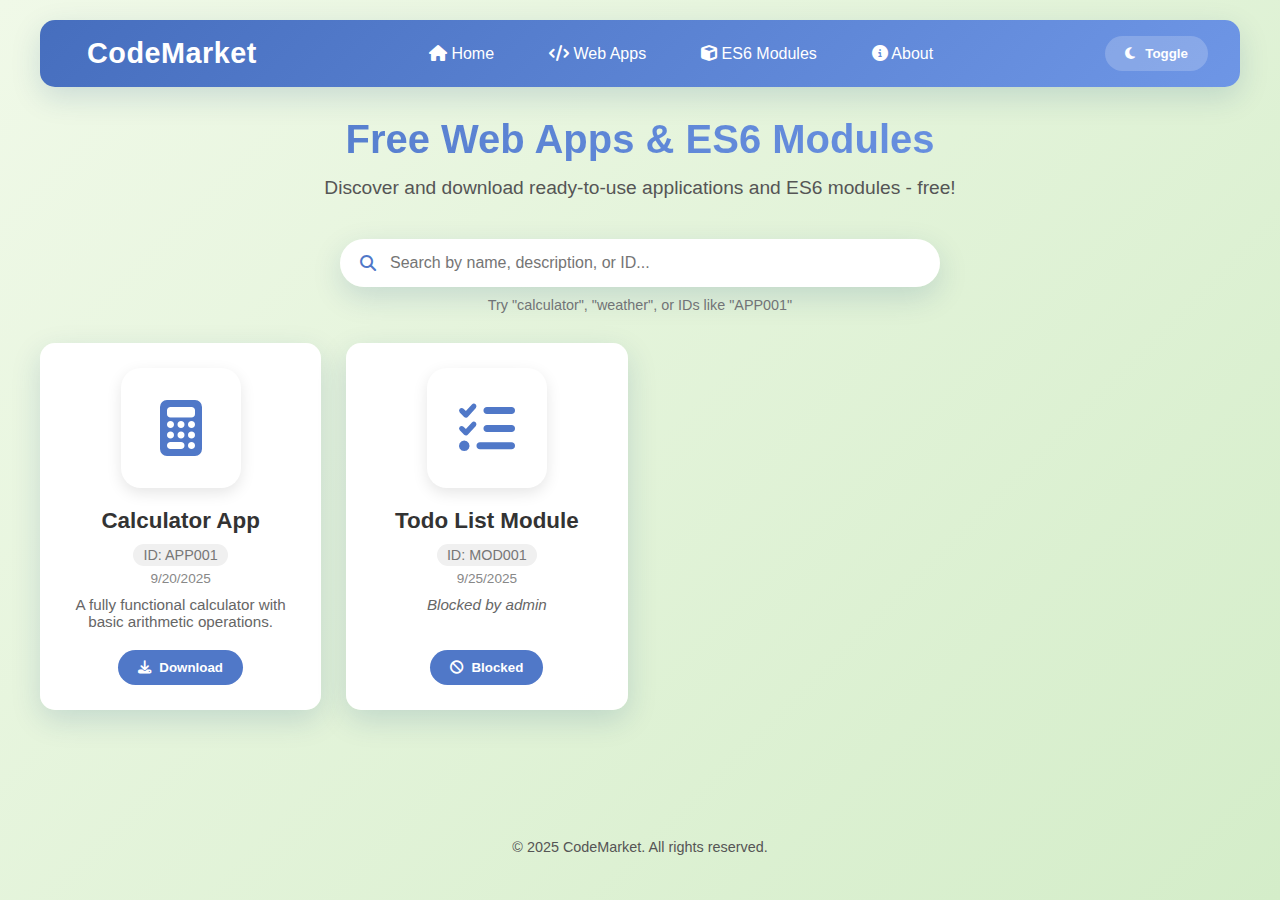
<file: index.html>
<!DOCTYPE html>
<html lang="en">
<head>
  <meta charset="UTF-8">
  <meta name="viewport" content="width=device-width, initial-scale=1.0">
  <title>CodeMarket - Free Web Apps & ES6 Modules</title>
  <link rel="stylesheet" href="style.css">
  <link rel="stylesheet" href="https://cdnjs.cloudflare.com/ajax/libs/font-awesome/6.4.0/css/all.min.css">
</head>
<body>
  <div class="container">
    <!-- Navigation -->
    <nav class="dashboardNav">
      <div class="logo">
        <div class="animated-symbol"></div>
        <h1>CodeMarket</h1>
      </div>
      <div class="nav-links">
        <a href="#"><i class="fas fa-home"></i> Home</a>
        <a href="#"><i class="fas fa-code"></i> Web Apps</a>
        <a href="#"><i class="fas fa-cube"></i> ES6 Modules</a>
        <a href="#"><i class="fas fa-info-circle"></i> About</a>
      </div>
      <button class="theme-toggle"><i class="fas fa-moon"></i><span>Toggle</span></button>
      <button class="mobile-toggle"><i class="fas fa-bars"></i></button>
    </nav>

    <!-- Header -->
    <header class="dashboard-header">
      <h2>Free Web Apps & ES6 Modules</h2>
      <p>Discover and download ready-to-use applications and ES6 modules - free!</p>
    </header>

    <!-- Search -->
    <section class="search-section">
      <div class="search-container">
        <i class="fas fa-search search-icon"></i>
        <input type="text" class="search-input" placeholder="Search by name, description, or ID...">
      </div>
      <div class="search-hint">Try "calculator", "weather", or IDs like "APP001"</div>
    </section>

    <!-- Products -->
    <div class="products-grid" id="products-grid"></div>
  </div>

  <!-- Download Modal -->
  <div class="download-modal">
    <div class="download-content">
      <div class="download-header">
        <div class="download-icon"><i class="fas fa-download"></i></div>
        <h3 class="download-title">Download Ready</h3>
        <p class="download-text">Your download will begin shortly.</p>
      </div>
      <div class="download-actions">
        <button class="download-btn-modal">Download Now</button>
        <button class="close-download">Close</button>
      </div>
    </div>
  </div>

  <footer>
    <p>© 2025 CodeMarket. All rights reserved.</p>
  </footer>

  <script type="module" src="app.js"></script>
</body>
</html>
</file>
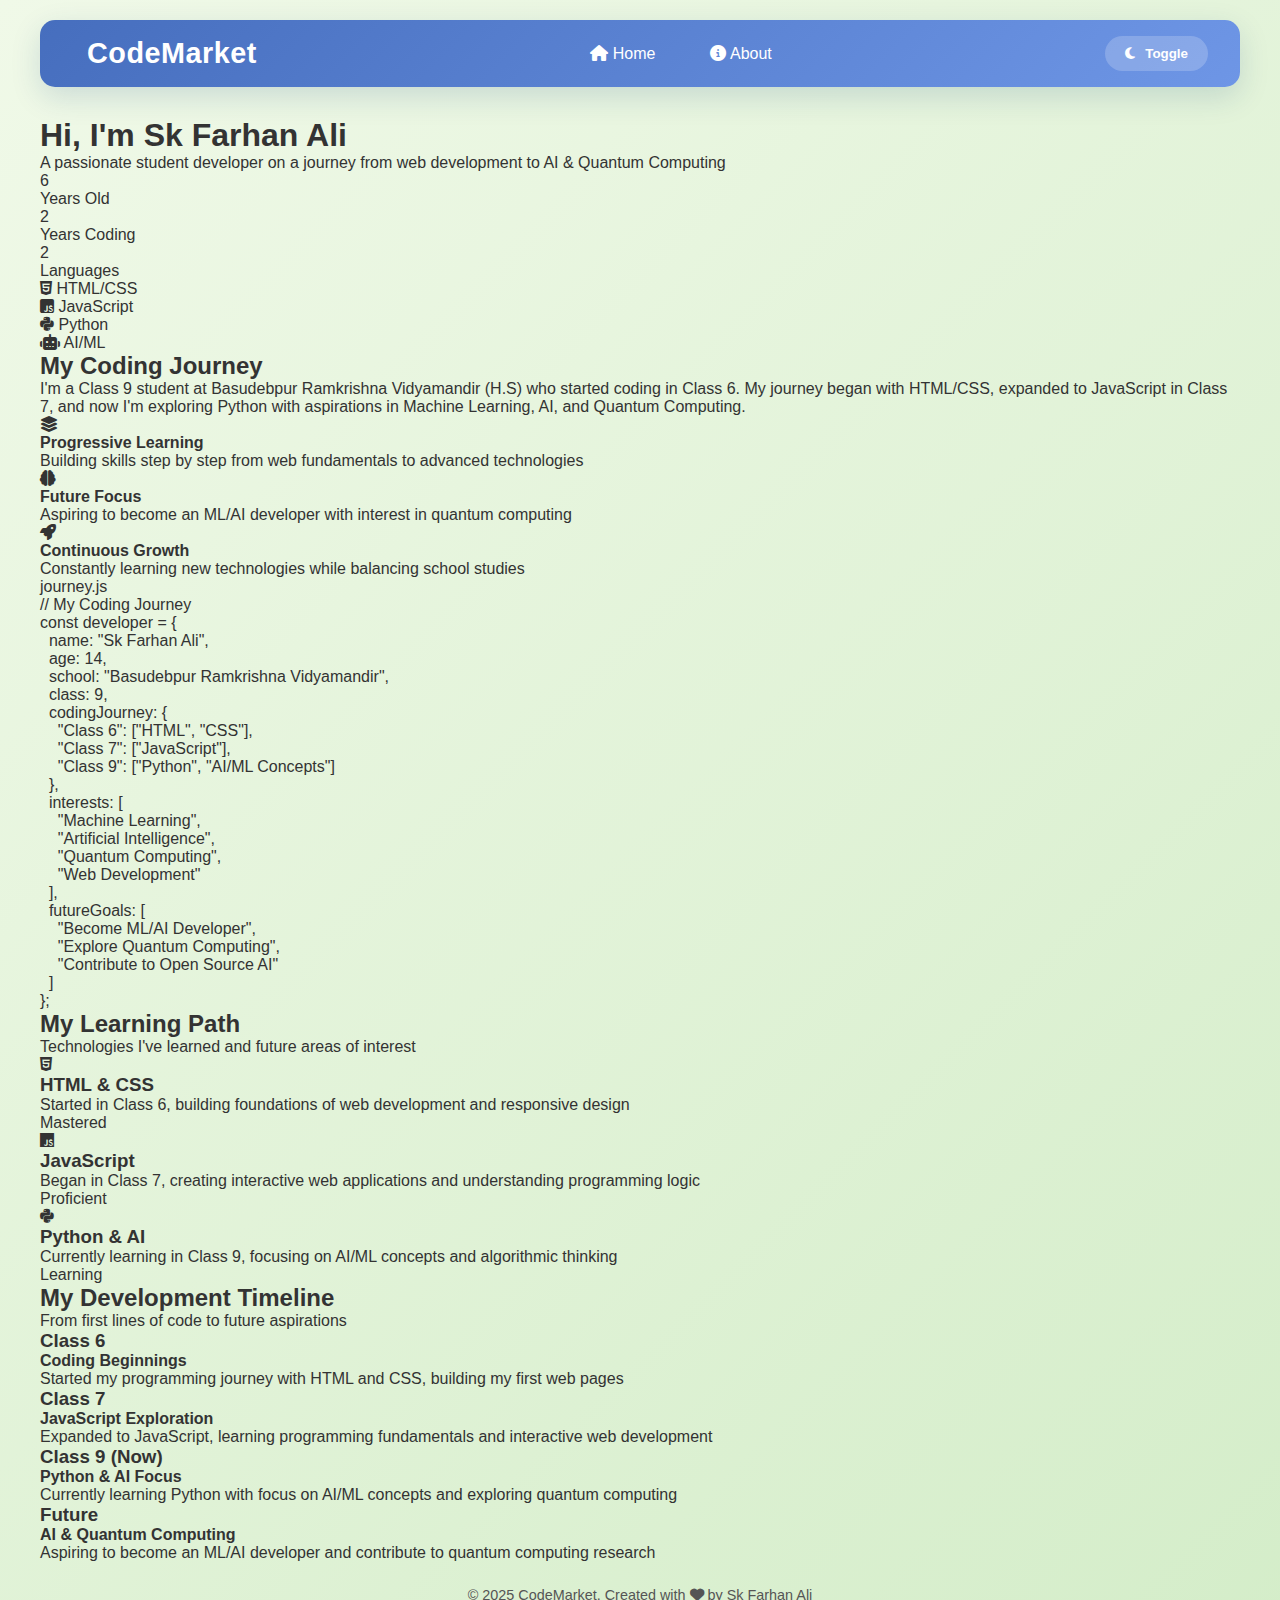
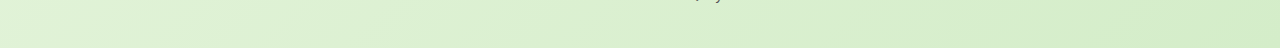
<file: about.html>
<!DOCTYPE html>
<html lang="en">
<head>
  <meta charset="UTF-8">
  <meta name="viewport" content="width=device-width, initial-scale=1.0">
  <title>About - CodeMarket</title>
  <link rel="stylesheet" href="style.css">
  <link rel="stylesheet" href="https://cdnjs.cloudflare.com/ajax/libs/font-awesome/6.4.0/css/all.min.css">
</head>
<body>
  <div class="container">
    <!-- Navigation -->
    <nav class="dashboardNav">
      <div class="logo">
        <div class="animated-symbol"></div>
        <h1>CodeMarket</h1>
      </div>
      <div class="nav-links">
        <a href="index.html"><i class="fas fa-home"></i> Home</a>
        <a href="about.html"><i class="fas fa-info-circle"></i> About</a>
      </div>
      <button class="theme-toggle"><i class="fas fa-moon"></i><span>Toggle</span></button>
      <button class="mobile-toggle"><i class="fas fa-bars"></i></button>
    </nav>

    <!-- Hero Section -->
    <section class="about-hero">
      <div class="hero-content">
        <div class="hero-text">
          <h1 class="hero-title">Hi, I'm <span class="gradient-text">Sk Farhan Ali</span></h1>
          <p class="hero-subtitle">A passionate student developer on a journey from web development to AI & Quantum Computing</p>
          <div class="hero-stats">
            <div class="stat-item">
              <div class="stat-value" data-count="14">0</div>
              <div class="stat-label">Years Old</div>
            </div>
            <div class="stat-item">
              <div class="stat-value" data-count="3">0</div>
              <div class="stat-label">Years Coding</div>
            </div>
            <div class="stat-item">
              <div class="stat-value" data-count="4">0</div>
              <div class="stat-label">Languages</div>
            </div>
          </div>
        </div>
        <div class="hero-visual">
          <div class="floating-card card-1">
            <i class="fab fa-html5"></i>
            <span>HTML/CSS</span>
          </div>
          <div class="floating-card card-2">
            <i class="fab fa-js-square"></i>
            <span>JavaScript</span>
          </div>
          <div class="floating-card card-3">
            <i class="fab fa-python"></i>
            <span>Python</span>
          </div>
          <div class="floating-card card-4">
            <i class="fas fa-robot"></i>
            <span>AI/ML</span>
          </div>
          <div class="code-orb"></div>
        </div>
      </div>
    </section>

    <!-- Mission Section -->
    <section class="mission-section">
      <div class="mission-grid">
        <div class="mission-content">
          <h2>My <span class="accent-text">Coding Journey</span></h2>
          <p>I'm a Class 9 student at Basudebpur Ramkrishna Vidyamandir (H.S) who started coding in Class 6. My journey began with HTML/CSS, expanded to JavaScript in Class 7, and now I'm exploring Python with aspirations in Machine Learning, AI, and Quantum Computing.</p>
          <div class="mission-points">
            <div class="point">
              <i class="fas fa-layer-group"></i>
              <div>
                <h4>Progressive Learning</h4>
                <p>Building skills step by step from web fundamentals to advanced technologies</p>
              </div>
            </div>
            <div class="point">
              <i class="fas fa-brain"></i>
              <div>
                <h4>Future Focus</h4>
                <p>Aspiring to become an ML/AI developer with interest in quantum computing</p>
              </div>
            </div>
            <div class="point">
              <i class="fas fa-rocket"></i>
              <div>
                <h4>Continuous Growth</h4>
                <p>Constantly learning new technologies while balancing school studies</p>
              </div>
            </div>
          </div>
        </div>
        <div class="mission-visual">
          <div class="code-window">
            <div class="window-header">
              <div class="window-controls">
                <span></span>
                <span></span>
                <span></span>
              </div>
              <span class="window-title">journey.js</span>
            </div>
            <div class="window-content">
              <pre><code>// My Coding Journey
const developer = {
  name: "Sk Farhan Ali",
  age: 14,
  school: "Basudebpur Ramkrishna Vidyamandir",
  class: 9,
  codingJourney: {
    "Class 6": ["HTML", "CSS"],
    "Class 7": ["JavaScript"],
    "Class 9": ["Python", "AI/ML Concepts"]
  },
  interests: [
    "Machine Learning",
    "Artificial Intelligence", 
    "Quantum Computing",
    "Web Development"
  ],
  futureGoals: [
    "Become ML/AI Developer",
    "Explore Quantum Computing",
    "Contribute to Open Source AI"
  ]
};</code></pre>
            </div>
          </div>
        </div>
      </div>
    </section>

    <!-- Skills Showcase -->
    <section class="features-showcase">
      <div class="section-header">
        <h2>My <span class="accent-text">Learning Path</span></h2>
        <p>Technologies I've learned and future areas of interest</p>
      </div>
      <div class="features-grid">
        <div class="feature-card">
          <div class="feature-icon">
            <div class="icon-bg"></div>
            <i class="fab fa-html5"></i>
          </div>
          <h3>HTML & CSS</h3>
          <p>Started in Class 6, building foundations of web development and responsive design</p>
          <div class="feature-badge">Mastered</div>
        </div>
        <div class="feature-card">
          <div class="feature-icon">
            <div class="icon-bg"></div>
            <i class="fab fa-js"></i>
          </div>
          <h3>JavaScript</h3>
          <p>Began in Class 7, creating interactive web applications and understanding programming logic</p>
          <div class="feature-badge">Proficient</div>
        </div>
        <div class="feature-card">
          <div class="feature-icon">
            <div class="icon-bg"></div>
            <i class="fab fa-python"></i>
          </div>
          <h3>Python & AI</h3>
          <p>Currently learning in Class 9, focusing on AI/ML concepts and algorithmic thinking</p>
          <div class="feature-badge">Learning</div>
        </div>
      </div>
    </section>

    <!-- Timeline -->
    <section class="timeline-section">
      <div class="section-header">
        <h2>My <span class="accent-text">Development Timeline</span></h2>
        <p>From first lines of code to future aspirations</p>
      </div>
      <div class="timeline">
        <div class="timeline-item">
          <div class="timeline-marker"></div>
          <div class="timeline-content">
            <h3>Class 6</h3>
            <h4>Coding Beginnings</h4>
            <p>Started my programming journey with HTML and CSS, building my first web pages</p>
          </div>
        </div>
        <div class="timeline-item">
          <div class="timeline-marker"></div>
          <div class="timeline-content">
            <h3>Class 7</h3>
            <h4>JavaScript Exploration</h4>
            <p>Expanded to JavaScript, learning programming fundamentals and interactive web development</p>
          </div>
        </div>
        <div class="timeline-item">
          <div class="timeline-marker"></div>
          <div class="timeline-content">
            <h3>Class 9 (Now)</h3>
            <h4>Python & AI Focus</h4>
            <p>Currently learning Python with focus on AI/ML concepts and exploring quantum computing</p>
          </div>
        </div>
        <div class="timeline-item">
          <div class="timeline-marker"></div>
          <div class="timeline-content">
            <h3>Future</h3>
            <h4>AI & Quantum Computing</h4>
            <p>Aspiring to become an ML/AI developer and contribute to quantum computing research</p>
          </div>
        </div>
      </div>
    </section>

    <!-- Future Vision Section -->
    <!--<section class="mission-section" style="background: linear-gradient(135deg, rgba(74, 144, 226, 0.1) 0%, rgba(110, 150, 230, 0.05) 100%);">
      <div class="mission-grid">
        <div class="mission-content">
          <h2>Future <span class="accent-text">Vision</span></h2>
          <p>My passion lies at the intersection of artificial intelligence and quantum computing. I believe these technologies will shape our future, and I'm preparing myself to be part of that transformation.</p>
          <div class="mission-points">
            <div class="point">
              <i class="fas fa-robot"></i>
              <div>
                <h4>Machine Learning & AI</h4>
                <p>Building intelligent systems that can learn, adapt, and solve complex problems</p>
              </div>
            </div>
            <div class="point">
              <i class="fas fa-atom"></i>
              <div>
                <h4>Quantum Computing</h4>
                <p>Exploring the next frontier of computation that could revolutionize technology</p>
              </div>
            </div>
            <div class="point">
              <i class="fas fa-graduation-cap"></i>
              <div>
                <h4>Continuous Learning</h4>
                <p>Planning to pursue advanced studies in computer science and quantum technologies</p>
              </div>
            </div>
          </div>
        </div>
        <div class="mission-visual">
          <div class="code-window">
            <div class="window-header">
              <div class="window-controls">
                <span></span>
                <span></span>
                <span></span>
              </div>
              <span class="window-title">future_vision.py</span>
            </div>
            <div class="window-content">
              <pre><code># My Future in Technology
class FutureVision:
    def __init__(self):
        self.interests = [
            "Machine Learning",
            "Artificial Intelligence", 
            "Quantum Computing",
            "Neural Networks"
        ]
        
        self.goals = [
            "Master Python for Data Science",
            "Learn ML frameworks (TensorFlow, PyTorch)",
            "Understand quantum algorithms",
            "Contribute to AI research"
        ]
    
    def roadmap(self):
        return {
            "Short-term": "Build strong foundation in Python & Math",
            "Medium-term": "Learn ML concepts and build projects", 
            "Long-term": "Pursue advanced studies in AI/Quantum"
        }

vision = FutureVision()
print(vision.roadmap())</code></pre>
            </div>
          </div>
        </div>
      </div>
    </section>-->

    <!-- CTA Section -->
    <!--<section class="cta-section">
      <div class="cta-content">
        <h2>Want to <span class="gradient-text">Connect</span>?</h2>
        <p>I'm always excited to discuss coding, AI, quantum computing, or collaborate on interesting projects</p>
        <div class="cta-buttons">
          <a href="index.html" class="cta-btn primary">
            <i class="fas fa-code"></i>
            Explore My Code
          </a>
          <a href="mailto:your-email@example.com" class="cta-btn secondary">
            <i class="fas fa-envelope"></i>
            Discuss Tech
          </a>
        </div>
      </div>
    </section>
  </div>-->

  <footer>
    <p>© 2025 CodeMarket. Created with <i class="fas fa-heart"></i> by Sk Farhan Ali</p>
  </footer>

  <!-- Common JavaScript for theme and mobile menu -->
  <script>
    // Theme toggle functionality
    const themeToggle = document.querySelector('.theme-toggle');
    const mobileToggle = document.querySelector('.mobile-toggle');
    const navLinks = document.querySelector('.nav-links');

    // Mobile menu toggle
    mobileToggle.addEventListener('click', () => {
      navLinks.classList.toggle('active');
    });

    // Theme toggle
    themeToggle.addEventListener('click', () => {
      document.body.classList.toggle('alt');
      const icon = themeToggle.querySelector('i');
      if (document.body.classList.contains('alt')) {
        icon.className = 'fas fa-sun';
      } else {
        icon.className = 'fas fa-moon';
      }
    });

    // Animated counter
    function animateCounter() {
      const counters = document.querySelectorAll('.stat-value');
      counters.forEach(counter => {
        const target = +counter.getAttribute('data-count');
        const duration = 2000;
        const step = target / (duration / 16);
        let current = 0;
        
        const updateCounter = () => {
          current += step;
          if (current < target) {
            counter.textContent = Math.ceil(current);
            requestAnimationFrame(updateCounter);
          } else {
            counter.textContent = target;
          }
        };
        
        updateCounter();
      });
    }

    // Initialize when page loads
    window.addEventListener('load', animateCounter);
  </script>
</body>
</html>
</file>
<file: style.css>
/* ================================
           Root Variables & Theme Colors
        ================================ */
        :root {
            --primary-light: rgba(245, 251, 240, 1);
            --primary-dark: rgba(20, 20, 30);
            --accent-light: rgb(80, 120, 200);
            --accent-light-secondary: rgb(110, 150, 230);
            --accent-dark: rgb(110, 150, 230);
            --nav-light: linear-gradient(135deg, rgb(70, 110, 190) 0%, rgb(110, 150, 230) 100%);
            --nav-dark: linear-gradient(135deg, #0f2027 0%, #203a43 50%, #2c5364 100%);
            --card-light: rgba(255, 255, 255, 0.98);
            --card-dark: rgba(30, 30, 45, 0.95);
            --text-light: #333;
            --text-dark: #f0f0f0;
            --shadow-light: 0 10px 30px rgba(0, 60, 120, 0.15);
            --shadow-dark: 0 10px 30px rgba(0, 0, 0, 0.3);
            --transition: all 0.5s cubic-bezier(0.25, 0.8, 0.25, 1);
        }

        /* ================================
           Reset & Base Styles
        ================================ */
        * {
            margin: 0;
            padding: 0;
            box-sizing: border-box;
            font-family: 'Segoe UI', Tahoma, Geneva, Verdana, sans-serif;
        }

        body {
            background: linear-gradient(135deg, #f0f9e8 0%, #d4edc9 100%);
            color: var(--text-light);
            transition: var(--transition);
            min-height: 100vh;
            padding: 20px;
            display: flex;
            flex-direction: column;
            align-items: center;
        }

        body.alt {
            background: linear-gradient(135deg, #0f2027 0%, #203a43 50%, #2c5364 100%);
            color: var(--text-dark);
        }

        .container {
            width: 100%;
            max-width: 1200px;
            margin: 0 auto;
        }

        /* ================================
           Navigation - Fixed Version
        ================================ */
        .dashboardNav {
            width: 100%;
            background: var(--nav-light);
            border-radius: 15px;
            box-shadow: var(--shadow-light);
            padding: 1rem 2rem;
            display: flex;
            justify-content: space-between;
            align-items: center;
            margin-bottom: 30px;
            transition: var(--transition);
            position: relative;
        }

        body.alt .dashboardNav {
            background: var(--nav-dark);
            box-shadow: var(--shadow-dark);
        }

        /* Logo */
        .logo {
            display: flex;
            align-items: center;
            gap: 15px;
            cursor: pointer;
            z-index: 101;
        }

        .logo h1 {
            font-size: 1.8rem;
            font-weight: 700;
            letter-spacing: 0.5px;
            color: white;
        }

        .logo i {
            font-size: 1.8rem;
            transition: transform 0.3s ease;
            color: white;
        }

        .logo:hover i {
            transform: rotate(20deg);
        }

        /* Nav Links */
        .nav-links {
            display: flex;
            gap: 25px;
            align-items: center;
        }

        .nav-links a {
            color: white;
            text-decoration: none;
            font-weight: 500;
            padding: 8px 15px;
            border-radius: 8px;
            transition: var(--transition);
        }

        .nav-links a:hover {
            background: rgba(255, 255, 255, 0.2);
        }

        /* Theme Toggle */
        .theme-toggle {
            background: rgba(255, 255, 255, 0.2);
            border: none;
            color: white;
            padding: 10px 20px;
            border-radius: 50px;
            cursor: pointer;
            display: flex;
            align-items: center;
            gap: 10px;
            font-weight: 600;
            transition: var(--transition);
            z-index: 101;
        }

        .theme-toggle:hover {
            background: rgba(255, 255, 255, 0.3);
            transform: translateY(-2px);
        }

        /* Mobile Toggle - Improved */
        .mobile-toggle {
            display: none;
            background: transparent;
            border: none;
            color: white;
            font-size: 1.8rem;
            cursor: pointer;
            z-index: 101;
            width: 40px;
            height: 40px;
            border-radius: 50%;
            justify-content: center;
            align-items: center;
            transition: var(--transition);
        }

        .mobile-toggle:hover {
            background: rgba(255, 255, 255, 0.2);
        }

        /* ================================
           Mobile Navigation - Fixed
        ================================ */
        @media (max-width: 768px) {
            .dashboardNav {
                flex-wrap: wrap;
                padding: 1rem;
            }

            /* Improved mobile toggle */
            .mobile-toggle {
                display: flex;
            }

            /* Navigation links - improved mobile version */
            .nav-links {
                position: absolute;
                top: 100%;
                left: 0;
                width: 100%;
                background: inherit;
                flex-direction: column;
                align-items: flex-start;
                gap: 0;
                margin-top: 10px;
                padding: 0;
                border-radius: 0 0 15px 15px;
                overflow: hidden;
                max-height: 0;
                transition: max-height 0.5s ease-in-out, padding 0.3s ease;
                z-index: 100;
                box-shadow: 0 10px 20px rgba(0, 0, 0, 0.1);
            }

            .nav-links.active {
                max-height: 350px;
                padding: 20px 0;
            }

            .nav-links a {
                width: 100%;
                padding: 15px 30px;
                border-radius: 0;
                font-size: 1.1rem;
            }

            .nav-links a:hover {
                background: rgba(255, 255, 255, 0.15);
            }

            /* Hide theme toggle text on mobile */
            .theme-toggle span {
                display: none;
            }
            
            /* Adjust logo size on mobile */
            .logo h1 {
                font-size: 1.5rem;
            }
        }

        /* ================================
           Dashboard Header
        ================================ */
        .dashboard-header {
            text-align: center;
            margin-bottom: 40px;
            padding: 0 20px;
        }

        .dashboard-header h2 {
            font-size: 2.5rem;
            margin-bottom: 15px;
            background: linear-gradient(90deg, var(--accent-light), var(--accent-light-secondary));
            -webkit-background-clip: text;
            -webkit-text-fill-color: transparent;
            font-weight: 800;
        }

        body.alt .dashboard-header h2 {
            background: linear-gradient(90deg, var(--accent-dark), #a0c3ff);
            -webkit-background-clip: text;
            -webkit-text-fill-color: transparent;
        }

        .dashboard-header p {
            font-size: 1.2rem;
            max-width: 700px;
            margin: 0 auto;
            color: #555;
        }

        body.alt .dashboard-header p {
            color: #bbb;
        }

        /* ================================
           Search Section
        ================================ */
        .search-section {
            width: 100%;
            max-width: 600px;
            margin: 0 auto 30px;
            position: relative;
        }

        .search-container {
            position: relative;
            width: 100%;
        }

        .search-input {
            width: 100%;
            padding: 15px 20px 15px 50px;
            border: none;
            border-radius: 50px;
            background: var(--card-light);
            box-shadow: var(--shadow-light);
            font-size: 1rem;
            transition: var(--transition);
            color: var(--text-light);
        }

        body.alt .search-input {
            background: var(--card-dark);
            box-shadow: var(--shadow-dark);
            color: var(--text-dark);
        }

        .search-input:focus {
            outline: none;
            box-shadow: 0 5px 20px rgba(0, 80, 160, 0.2);
            transform: translateY(-2px);
        }

        body.alt .search-input:focus {
            box-shadow: 0 5px 20px rgba(0, 0, 0, 0.4);
        }

        .search-icon {
            position: absolute;
            left: 20px;
            top: 50%;
            transform: translateY(-50%);
            color: var(--accent-light);
        }

        body.alt .search-icon {
            color: var(--accent-dark);
        }

        .search-hint {
            text-align: center;
            margin-top: 10px;
            font-size: 0.9rem;
            color: #777;
        }

        body.alt .search-hint {
            color: #999;
        }

        /* ================================
           Products Grid
        ================================ */
        .products-grid {
            display: grid;
            grid-template-columns: repeat(auto-fill, minmax(280px, 1fr));
            gap: 25px;
            margin-bottom: 40px;
            width: 100%;
        }

        .product-card {
            background: var(--card-light);
            border-radius: 15px;
            padding: 25px;
            box-shadow: var(--shadow-light);
            transition: var(--transition);
            display: flex;
            flex-direction: column;
            align-items: center;
            text-align: center;
            position: relative;
        }

        body.alt .product-card {
            background: var(--card-dark);
            box-shadow: var(--shadow-dark);
        }

        .product-card:hover {
            transform: translateY(-5px);
            box-shadow: 0 15px 35px rgba(0, 80, 160, 0.2);
        }

        body.alt .product-card:hover {
            box-shadow: 0 15px 35px rgba(0, 0, 0, 0.4);
        }

        .product-image {
            width: 120px;
            height: 120px;
            border-radius: 20px;
            overflow: hidden;
            margin-bottom: 20px;
            box-shadow: 0 5px 15px rgba(0, 0, 0, 0.1);
            display: flex;
            align-items: center;
            justify-content: center;
        }

        .product-image img {
            width: 100%;
            height: 100%;
            object-fit: cover;
        }

        .product-image i {
            font-size: 3.5rem;
            color: var(--accent-light);
        }

        body.alt .product-image i {
            color: var(--accent-dark);
        }

        .product-title {
            font-size: 1.4rem;
            font-weight: 700;
            margin-bottom: 10px;
            color: var(--text-light);
        }

        body.alt .product-title {
            color: var(--text-dark);
        }

        .product-id {
            font-size: 0.9rem;
            color: #777;
            margin-bottom: 5px;
            background: #f0f0f0;
            padding: 3px 10px;
            border-radius: 15px;
        }

        body.alt .product-id {
            color: #bbb;
            background: #2a2a3a;
        }

        .product-date {
            font-size: 0.85rem;
            color: #888;
            margin-bottom: 10px;
        }

        body.alt .product-date {
            color: #999;
        }

        .product-description {
            font-size: 0.95rem;
            color: #666;
            margin-bottom: 20px;
            flex-grow: 1;
        }

        body.alt .product-description {
            color: #bbb;
        }

        .download-btn {
            background: var(--accent-light);
            color: white;
            border: none;
            padding: 10px 20px;
            border-radius: 50px;
            font-weight: 600;
            cursor: pointer;
            transition: var(--transition);
            display: flex;
            align-items: center;
            gap: 8px;
        }

        body.alt .download-btn {
            background: var(--accent-dark);
        }

        .download-btn:hover {
            transform: translateY(-3px);
            box-shadow: 0 5px 15px rgba(0, 0, 0, 0.2);
        }

        /* ================================
           Footer
        ================================ */
        footer {
            width: 100%;
            text-align: center;
            padding: 25px;
            margin-top: auto;
            color: #555;
            font-size: 0.9rem;
        }

        body.alt footer {
            color: #999;
        }

        /* ================================
           Animated Logo Symbol
        ================================ */
        .animated-symbol {
            font-size: 28px;
            position: relative;
            display: inline-block;
            color: transparent;
            -webkit-text-fill-color: transparent;
            -webkit-background-clip: text;
            background-clip: text;
        }

        /* Gradient animation layer */
        .animated-symbol::before {
            content: "⌬";
            position: absolute;
            inset: 0;
            background: conic-gradient(red, orange, yellow, green, blue, indigo, violet, red);
            -webkit-background-clip: text;
            background-clip: text;
            -webkit-text-fill-color: transparent;
            animation: spinGradient 6s linear infinite;
        }

        @keyframes spinGradient {
            to { transform: rotate(360deg); }
        }

        /* ================================
           No Results Message
        ================================ */
        .no-results {
            text-align: center;
            padding: 40px;
            grid-column: 1 / -1;
            color: #888;
            font-size: 1.2rem;
        }

        /* ================================
           Download Modal
        ================================ */
        .download-modal {
            display: none;
            position: fixed;
            top: 0;
            left: 0;
            width: 100%;
            height: 100%;
            background: rgba(0, 0, 0, 0.5);
            z-index: 1000;
            justify-content: center;
            align-items: center;
        }

        .download-content {
            background: var(--card-light);
            border-radius: 15px;
            padding: 30px;
            width: 90%;
            max-width: 500px;
            text-align: center;
            box-shadow: var(--shadow-light);
        }

        body.alt .download-content {
            background: var(--card-dark);
            box-shadow: var(--shadow-dark);
        }

        .download-header {
            margin-bottom: 20px;
        }

        .download-icon {
            font-size: 3rem;
            color: var(--accent-light);
            margin-bottom: 15px;
        }

        body.alt .download-icon {
            color: var(--accent-dark);
        }

        .download-title {
            font-size: 1.5rem;
            font-weight: 700;
            margin-bottom: 10px;
        }

        .download-text {
            margin-bottom: 25px;
            color: #666;
        }

        body.alt .download-text {
            color: #bbb;
        }

        .download-actions {
            display: flex;
            justify-content: center;
            gap: 15px;
        }

        .download-btn-modal {
            background: var(--accent-light);
            color: white;
            border: none;
            padding: 10px 20px;
            border-radius: 50px;
            font-weight: 600;
            cursor: pointer;
            transition: var(--transition);
        }

        body.alt .download-btn-modal {
            background: var(--accent-dark);
        }

        .download-btn-modal:hover {
            transform: translateY(-3px);
            box-shadow: 0 5px 15px rgba(0, 0, 0, 0.2);
        }

        .close-download {
            background: #f0f0f0;
            color: #333;
            border: none;
            padding: 10px 20px;
            border-radius: 50px;
            font-weight: 600;
            cursor: pointer;
            transition: var(--transition);
        }

        body.alt .close-download {
            background: #2a2a3a;
            color: #fff;
        }

        .close-download:hover {
            transform: translateY(-3px);
            box-shadow: 0 5px 15px rgba(0, 0, 0, 0.1);
        }

        /* ================================
           Loading Animation
        ================================ */
        .loading {
            display: flex;
            justify-content: center;
            align-items: center;
            padding: 40px;
            grid-column: 1 / -1;
        }

        .spinner {
            width: 40px;
            height: 40px;
            border: 4px solid rgba(0, 0, 0, 0.1);
            border-left-color: var(--accent-light);
            border-radius: 50%;
            animation: spin 1s linear infinite;
        }

        body.alt .spinner {
            border: 4px solid rgba(255, 255, 255, 0.1);
            border-left-color: var(--accent-dark);
        }

        @keyframes spin {
            to { transform: rotate(360deg); }
        }
</file>
